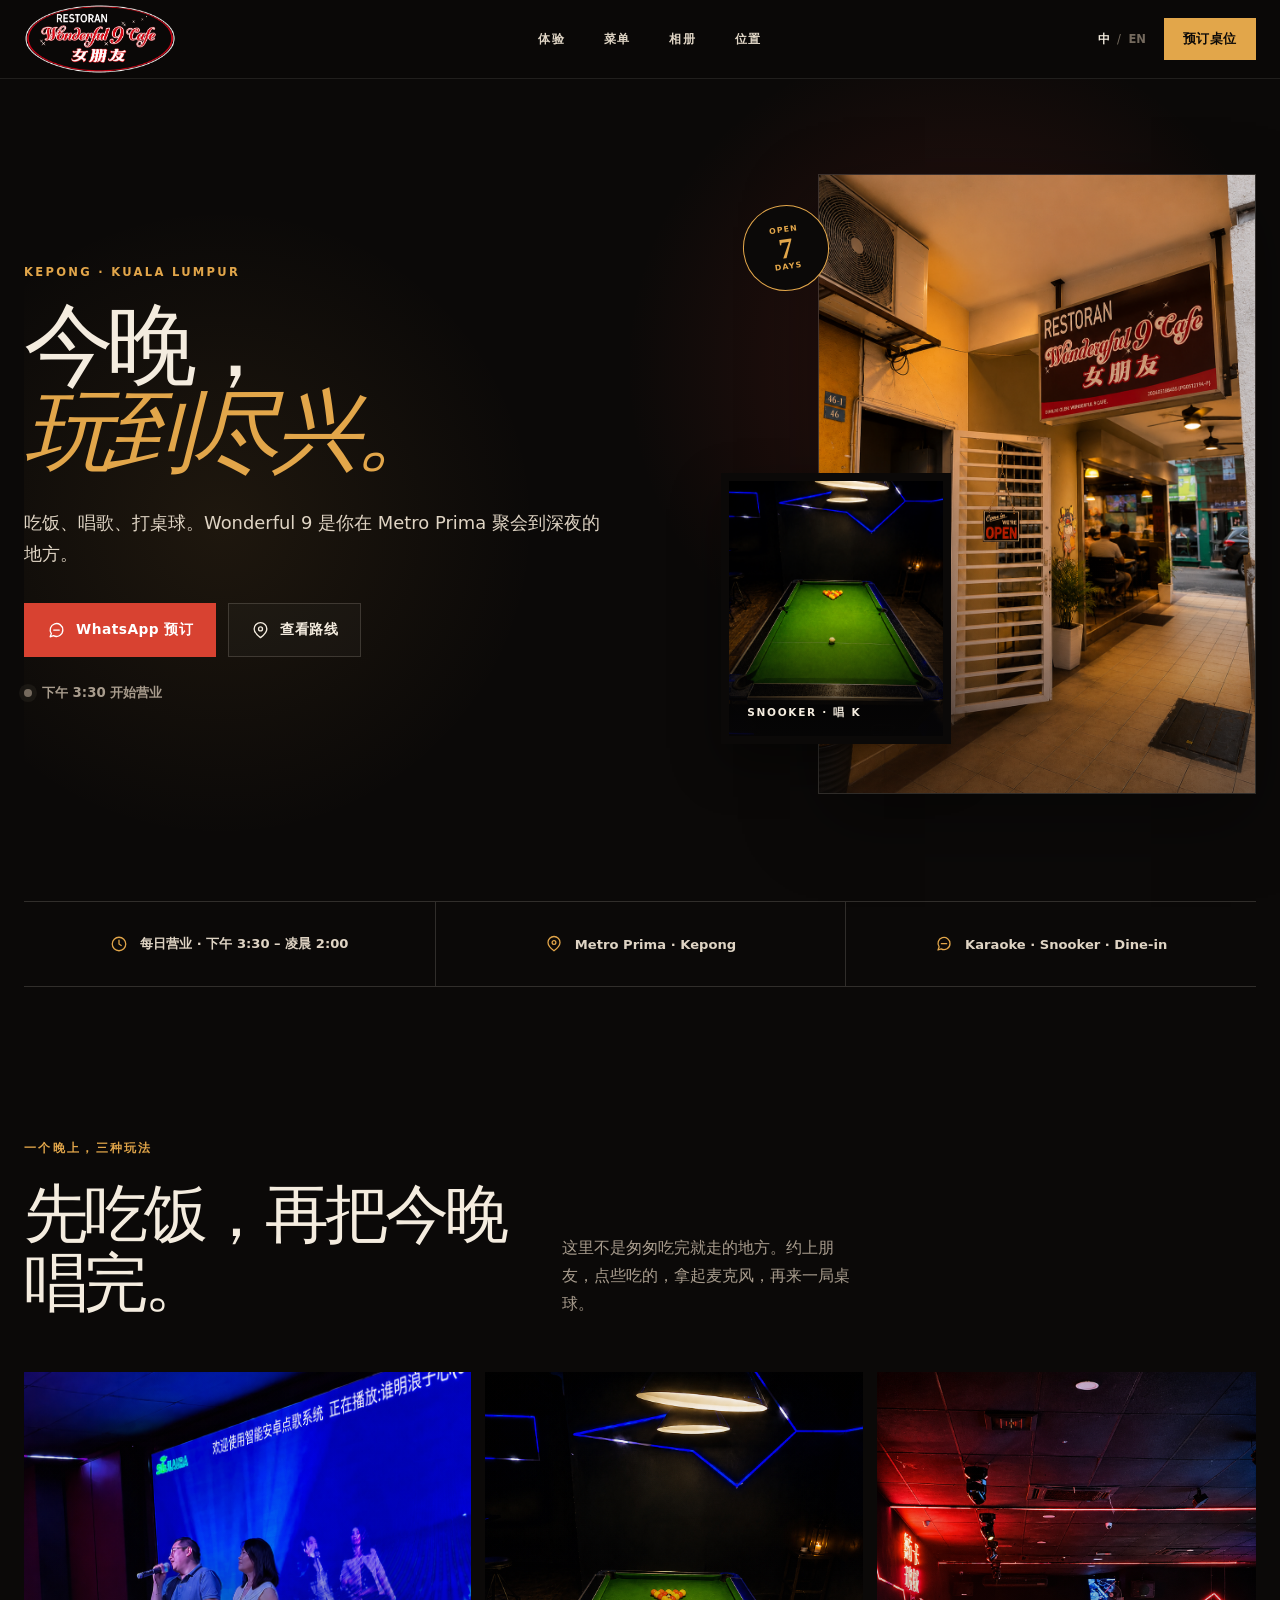
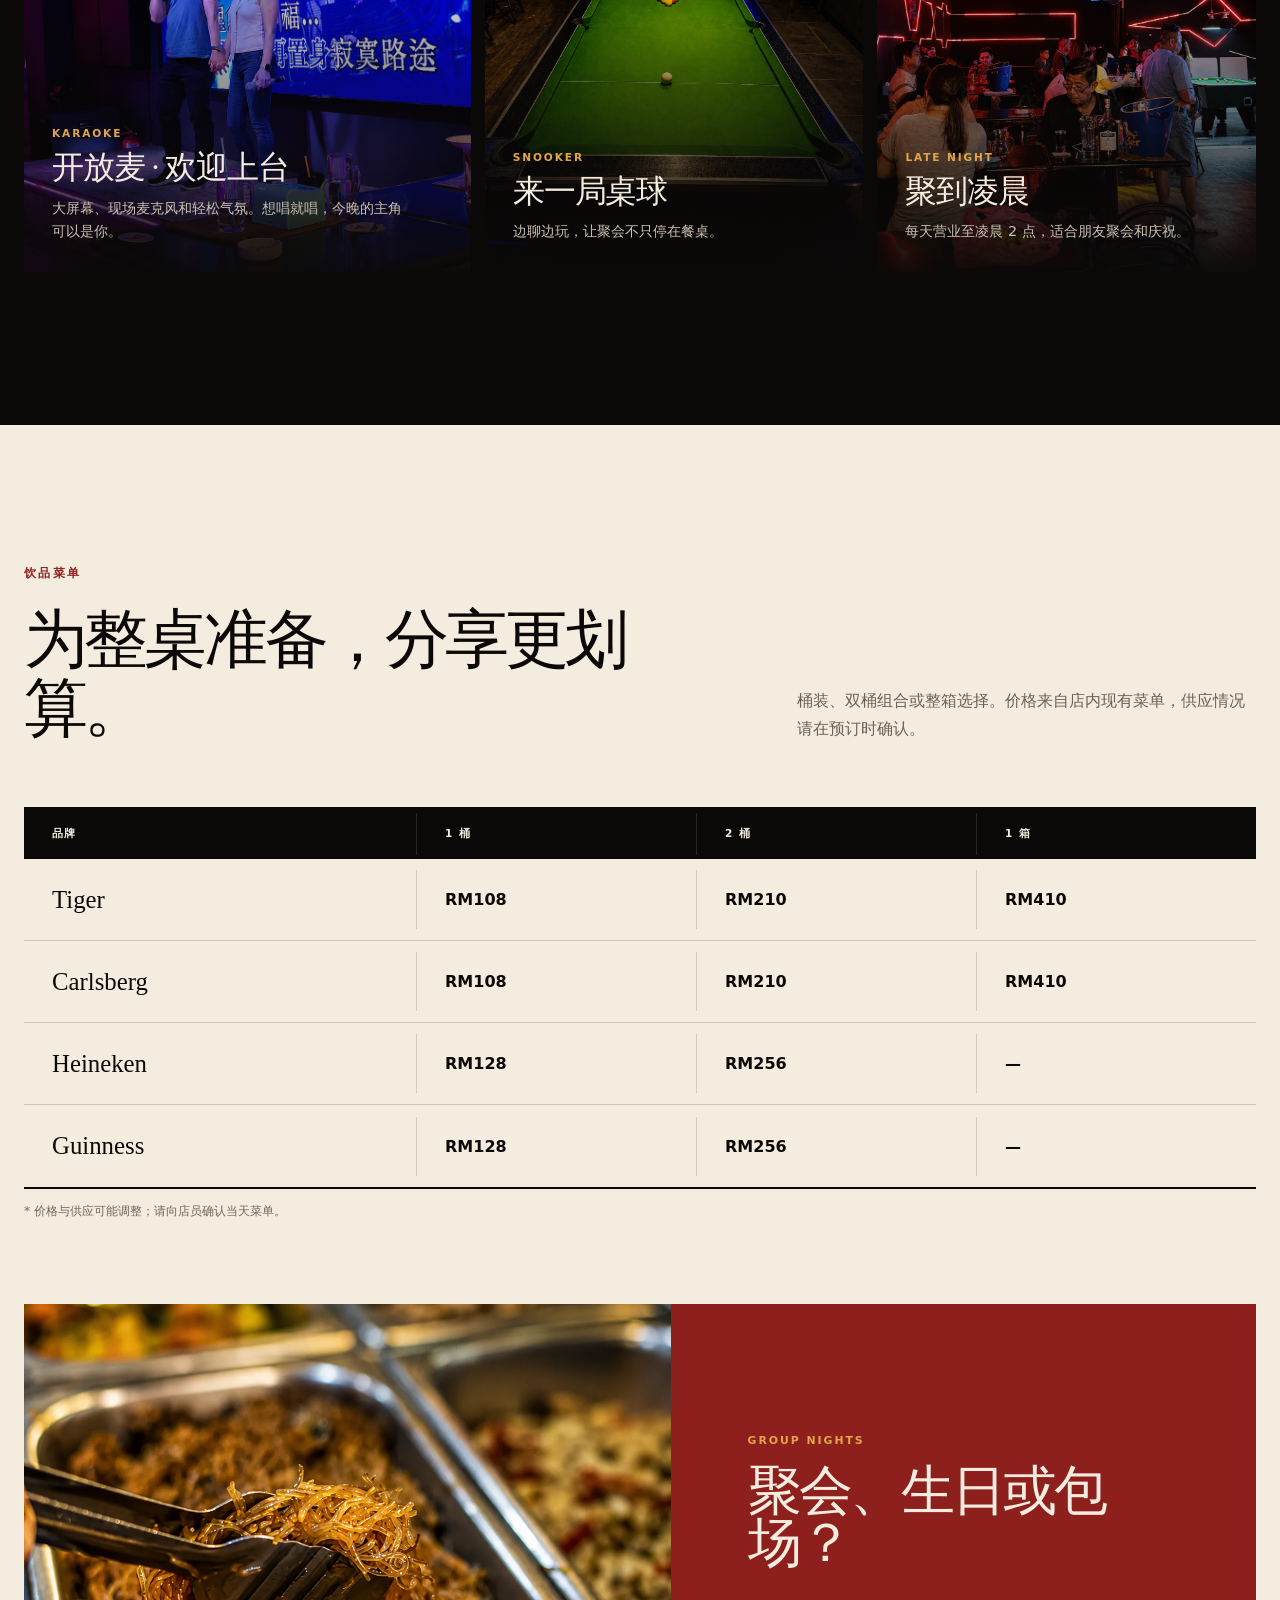
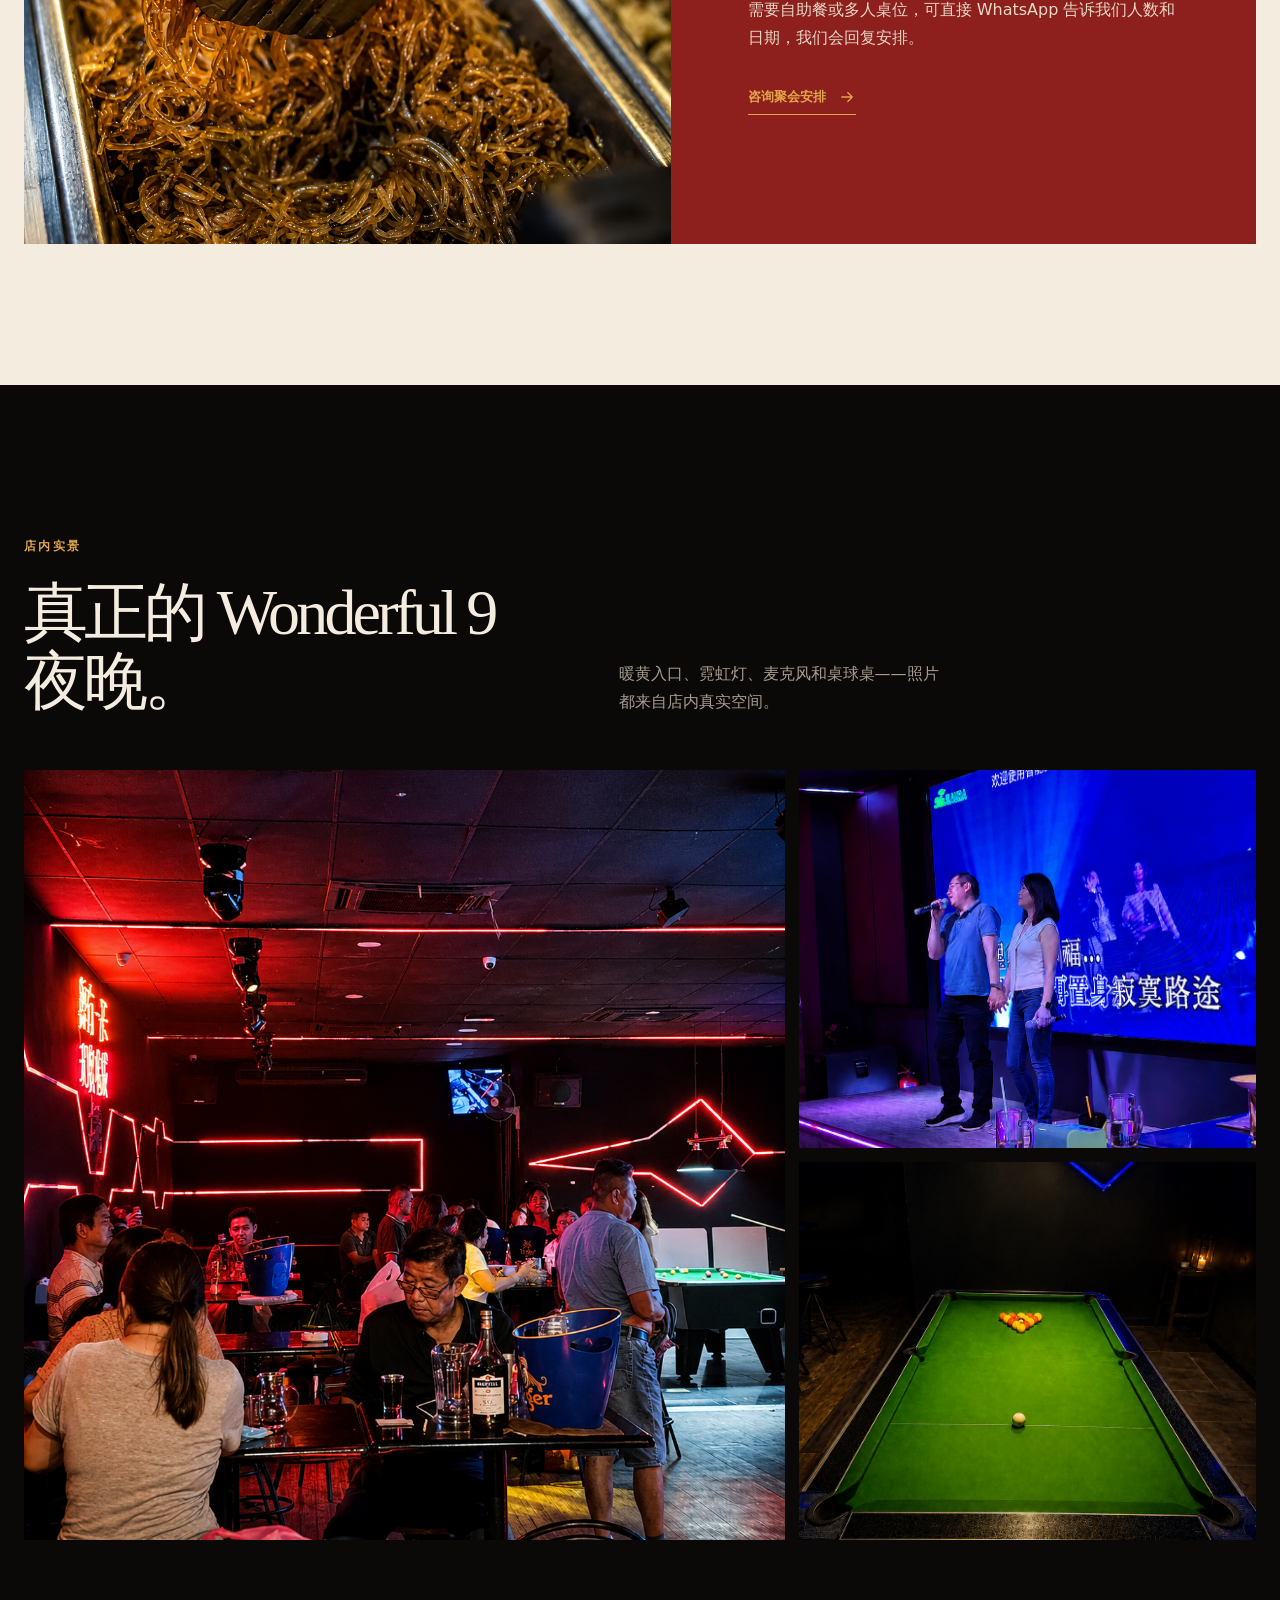
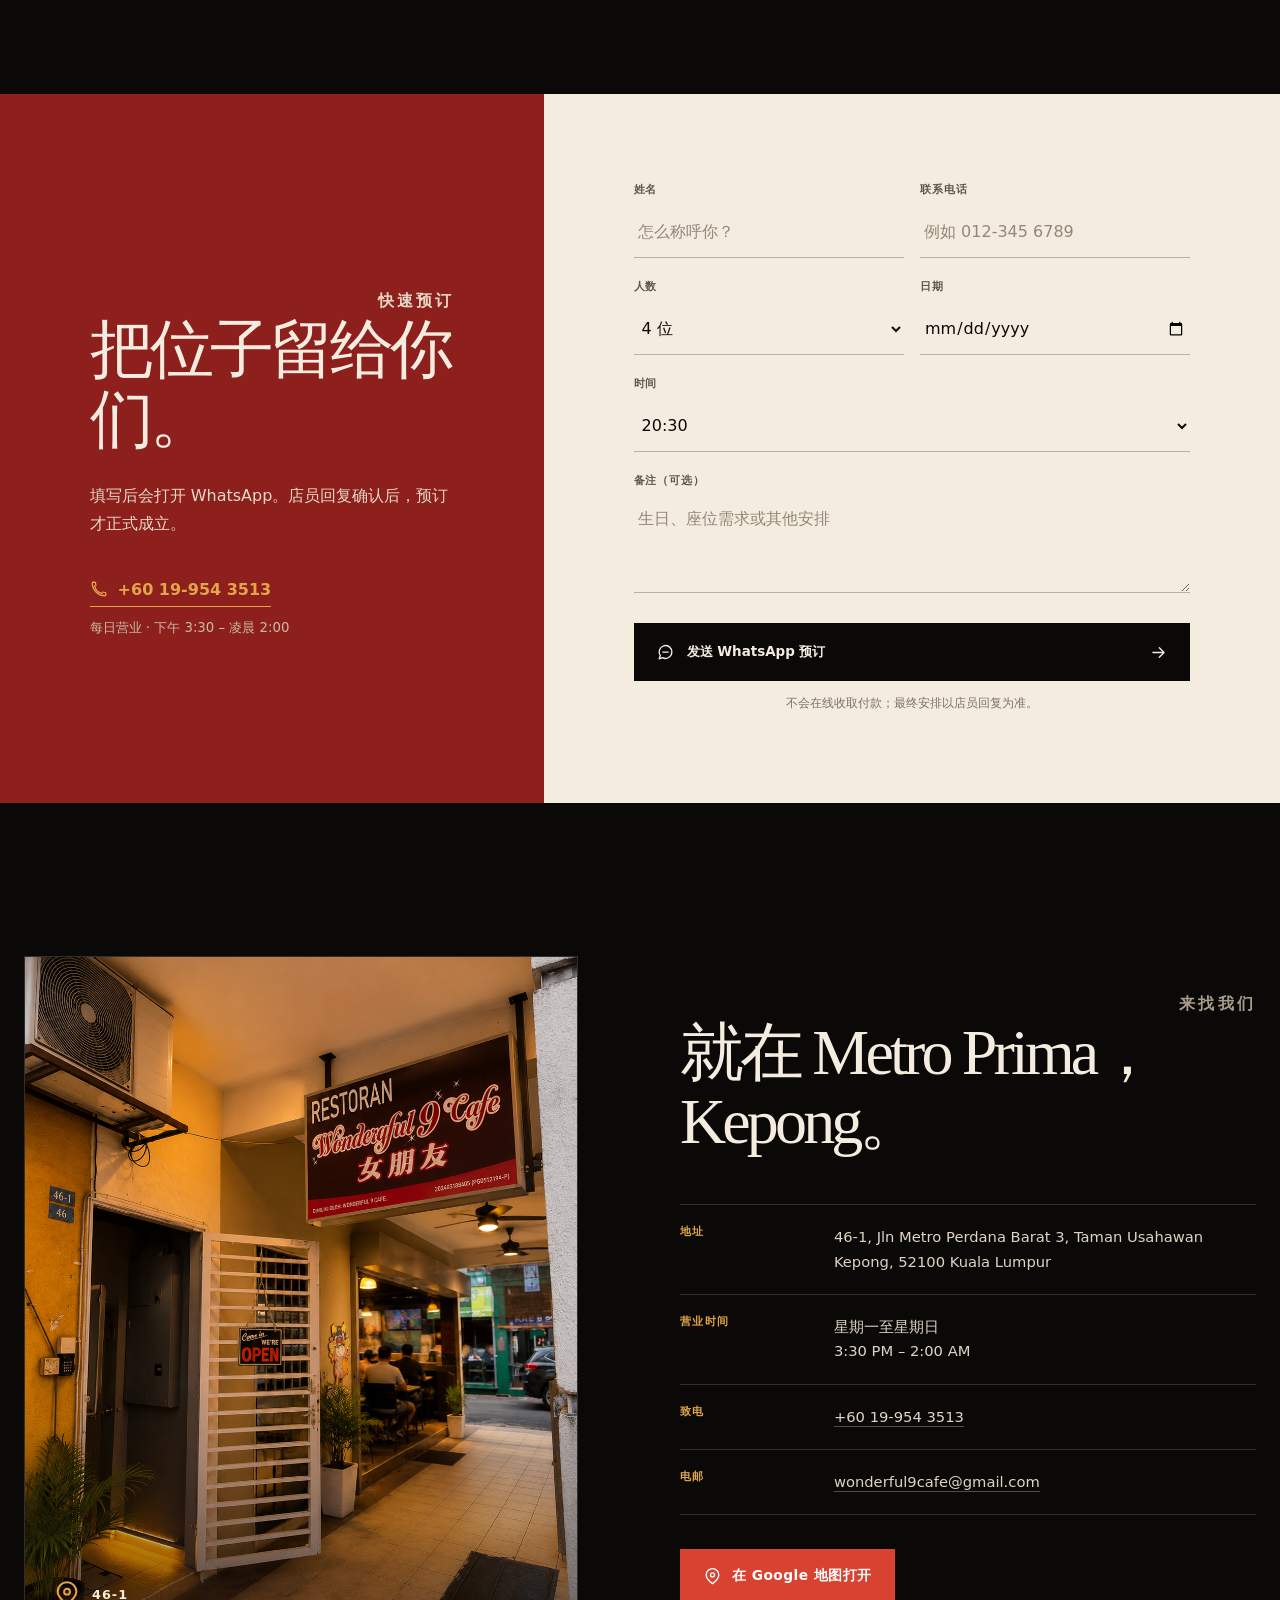
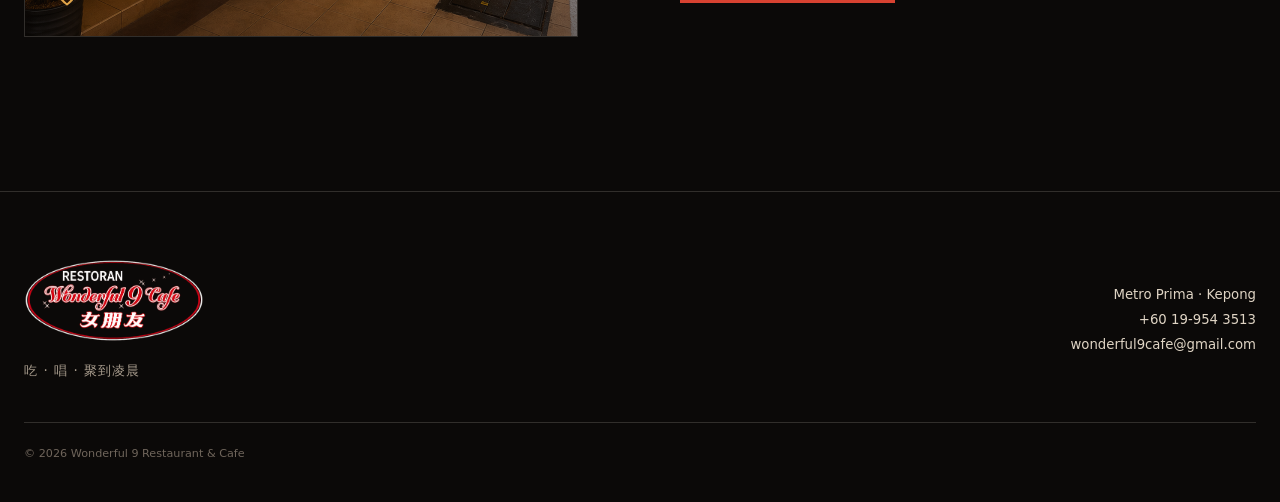
<file: index.html>
<!DOCTYPE html><html lang="zh-Hans"><head><meta charSet="utf-8"/><meta name="viewport" content="width=device-width, initial-scale=1"/><link rel="preload" as="image" href="/images/wonderful-9-logo.png"/><link rel="preload" as="image" href="/images/wonderful-9-storefront.png"/><link rel="stylesheet" href="/_next/static/chunks/0czjofhym743c.css" data-precedence="next"/><link rel="preload" as="script" fetchPriority="low" href="/_next/static/chunks/3zvu3zbpd5fz0.js"/><script src="/_next/static/chunks/1i-a7jerybogr.js" async=""></script><script src="/_next/static/chunks/0j31duekiar6x.js" async=""></script><script src="/_next/static/chunks/turbopack-3b5pqct4ohgm6.js" async=""></script><script src="/_next/static/chunks/1_f_s-p_6rty7.js" async=""></script><script src="/_next/static/chunks/19gtaksibo-25.js" async=""></script><script src="/_next/static/chunks/1o90nn0-t99dz.js" async=""></script><meta name="theme-color" content="#0b0908"/><title>Wonderful 9 Restaurant &amp; Cafe | Kepong</title><meta name="description" content="Late-night dining, karaoke and snooker in Metro Prima, Kepong. Open daily from 3:30 PM to 2:00 AM."/><meta name="application-name" content="Wonderful 9 Restaurant &amp; Cafe"/><meta name="keywords" content="Wonderful 9,Kepong restaurant,Kepong karaoke,Kepong snooker,late night restaurant Kuala Lumpur"/><link rel="canonical" href="https://wonderful9-kepong.zhanghao9548.chatgpt.site"/><meta property="og:title" content="Wonderful 9 Restaurant &amp; Cafe"/><meta property="og:description" content="Eat, sing and stay late in Metro Prima, Kepong."/><meta property="og:locale" content="zh_MY"/><meta property="og:image" content="https://wonderful9-kepong.zhanghao9548.chatgpt.site/images/wonderful-9-storefront.png"/><meta property="og:image:width" content="1086"/><meta property="og:image:height" content="1448"/><meta property="og:image:alt" content="Entrance to Wonderful 9 Restaurant &amp; Cafe in Kepong"/><meta property="og:type" content="website"/><meta name="twitter:card" content="summary_large_image"/><meta name="twitter:title" content="Wonderful 9 Restaurant &amp; Cafe"/><meta name="twitter:description" content="Eat, sing and stay late in Metro Prima, Kepong."/><meta name="twitter:image" content="https://wonderful9-kepong.zhanghao9548.chatgpt.site/images/wonderful-9-storefront.png"/><script src="/_next/static/chunks/0cz1d0mv5g_q7.js" noModule=""></script></head><body><div hidden=""><!--$--><!--/$--></div><script type="application/ld+json">{"@context":"https://schema.org","@type":"Restaurant","name":"Wonderful 9 Restaurant & Cafe","telephone":"+60199543513","email":"wonderful9cafe@gmail.com","address":{"@type":"PostalAddress","streetAddress":"46-1, Jln Metro Perdana Barat 3, Taman Usahawan Kepong","postalCode":"52100","addressLocality":"Kuala Lumpur","addressCountry":"MY"},"geo":{"@type":"GeoCoordinates","latitude":3.2158354,"longitude":101.6394006},"openingHours":"Mo-Su 15:30-02:00","acceptsReservations":true,"sameAs":"https://www.google.com/maps/place/Wonderful+9+Restaurant+%26+Cafe/@3.2158354,101.6368203,17z/data=!3m1!4b1!4m6!3m5!1s0x31cc47c2f6f36f4d:0x526663429a47b53!8m2!3d3.2158354!4d101.6394006!16s%2Fg%2F11ycdkp3qf?entry=ttu&g_ep=EgoyMDI2MDcwOC4wIKXMDSoASAFQAw%3D%3D"}</script><header class="siteHeader"><div class="headerInner"><a class="brand" href="#top" aria-label="Wonderful 9 Restaurant &amp; Cafe"><img alt="Wonderful 9 Restaurant &amp; Cafe" width="958" height="440" decoding="async" data-nimg="1" style="color:transparent" src="/images/wonderful-9-logo.png"/></a><nav class="desktopNav" aria-label="Primary navigation"><a href="#experience">体验</a><a href="#menu">菜单</a><a href="#gallery">相册</a><a href="#visit">位置</a></nav><div class="headerActions"><div class="languageSwitch" aria-label="Language selection"><button type="button" class="active" aria-pressed="true">中</button><span aria-hidden="true">/</span><button type="button" class="" aria-pressed="false">EN</button></div><a class="headerCta" href="#reserve">预订桌位</a><button class="menuButton" type="button" aria-expanded="false" aria-controls="mobile-navigation" aria-label="打开菜单"><svg viewBox="0 0 24 24" aria-hidden="true"><path d="M4 7h16M4 12h16M4 17h16"></path></svg></button></div></div><nav id="mobile-navigation" class="mobileNav " aria-label="Mobile navigation"><a href="#experience">体验<svg viewBox="0 0 24 24" aria-hidden="true"><path d="M5 12h14M13 6l6 6-6 6"></path></svg></a><a href="#menu">菜单<svg viewBox="0 0 24 24" aria-hidden="true"><path d="M5 12h14M13 6l6 6-6 6"></path></svg></a><a href="#gallery">相册<svg viewBox="0 0 24 24" aria-hidden="true"><path d="M5 12h14M13 6l6 6-6 6"></path></svg></a><a href="#visit">位置<svg viewBox="0 0 24 24" aria-hidden="true"><path d="M5 12h14M13 6l6 6-6 6"></path></svg></a><a href="#reserve">预订桌位<svg viewBox="0 0 24 24" aria-hidden="true"><path d="M5 12h14M13 6l6 6-6 6"></path></svg></a></nav></header><main><section class="hero" id="top"><div class="heroGlow" aria-hidden="true"></div><div class="heroContent"><p class="eyebrow">KEPONG · KUALA LUMPUR</p><h1><span>今晚，</span><em>玩到尽兴。</em></h1><p class="heroBody">吃饭、唱歌、打桌球。Wonderful 9 是你在 Metro Prima 聚会到深夜的地方。</p><div class="heroButtons"><a class="button buttonPrimary" href="https://wa.me/60199543513" target="_blank" rel="noreferrer"><svg viewBox="0 0 24 24" aria-hidden="true"><path d="M20 11.5a8 8 0 0 1-11.8 7L4 20l1.5-4.1A8 8 0 1 1 20 11.5Z"></path><path d="M8.5 11.5h7"></path></svg>WhatsApp 预订</a><a class="button buttonGhost" href="https://www.google.com/maps/place/Wonderful+9+Restaurant+%26+Cafe/@3.2158354,101.6368203,17z/data=!3m1!4b1!4m6!3m5!1s0x31cc47c2f6f36f4d:0x526663429a47b53!8m2!3d3.2158354!4d101.6394006!16s%2Fg%2F11ycdkp3qf?entry=ttu&amp;g_ep=EgoyMDI2MDcwOC4wIKXMDSoASAFQAw%3D%3D" target="_blank" rel="noreferrer"><svg viewBox="0 0 24 24" aria-hidden="true"><path d="M20 10c0 5-8 11-8 11S4 15 4 10a8 8 0 1 1 16 0Z"></path><circle cx="12" cy="10" r="2.5"></circle></svg>查看路线</a></div><div class="openStatus" aria-live="polite"><span class="statusDot" aria-hidden="true"></span>每日营业 · 下午 3:30 – 凌晨 2:00</div></div><div class="heroVisual" aria-label="Wonderful 9 venue"><div class="heroPhotoMain"><img alt="Wonderful 9 位于 Kepong 的暖色入口" decoding="async" data-nimg="fill" style="position:absolute;height:100%;width:100%;left:0;top:0;right:0;bottom:0;color:transparent" src="/images/wonderful-9-storefront.png"/></div><div class="heroPhotoInset"><img alt="Wonderful 9 的霓虹桌球桌" loading="lazy" decoding="async" data-nimg="fill" style="position:absolute;height:100%;width:100%;left:0;top:0;right:0;bottom:0;color:transparent" src="/images/open-mic-singer.png"/><span>SNOOKER · 唱 K</span></div><div class="heroStamp" aria-hidden="true"><span>OPEN</span><strong>7</strong><small>DAYS</small></div></div></section><section class="factBar" aria-label="Key venue information"><div><svg viewBox="0 0 24 24" aria-hidden="true"><circle cx="12" cy="12" r="9"></circle><path d="M12 7v5l3 2"></path></svg><span>每日营业 · 下午 3:30 – 凌晨 2:00</span></div><div><svg viewBox="0 0 24 24" aria-hidden="true"><path d="M20 10c0 5-8 11-8 11S4 15 4 10a8 8 0 1 1 16 0Z"></path><circle cx="12" cy="10" r="2.5"></circle></svg><span>Metro Prima · Kepong</span></div><div><svg viewBox="0 0 24 24" aria-hidden="true"><path d="M20 11.5a8 8 0 0 1-11.8 7L4 20l1.5-4.1A8 8 0 1 1 20 11.5Z"></path><path d="M8.5 11.5h7"></path></svg><span>Karaoke · Snooker · Dine-in</span></div></section><section class="experience section" id="experience"><div class="sectionIntro"><p class="sectionLabel">一个晚上，三种玩法</p><h2>先吃饭，再把今晚唱完。</h2><p>这里不是匆匆吃完就走的地方。约上朋友，点些吃的，拿起麦克风，再来一局桌球。</p></div><div class="experienceGrid"><article class="experienceCard"><img alt="Wonderful 9 店内客人在大屏幕前唱歌" loading="lazy" decoding="async" data-nimg="fill" style="position:absolute;height:100%;width:100%;left:0;top:0;right:0;bottom:0;color:transparent" src="/images/open-hours-snooker.png"/><div class="cardShade" aria-hidden="true"></div><div class="cardCopy"><span>KARAOKE</span><h3>开放麦 · 欢迎上台</h3><p>大屏幕、现场麦克风和轻松气氛。想唱就唱，今晚的主角可以是你。</p></div></article><article class="experienceCard"><img alt="Wonderful 9 霓虹灯下的桌球台" loading="lazy" decoding="async" data-nimg="fill" style="position:absolute;height:100%;width:100%;left:0;top:0;right:0;bottom:0;color:transparent" src="/images/open-mic-singer.png"/><div class="cardShade" aria-hidden="true"></div><div class="cardCopy"><span>SNOOKER</span><h3>来一局桌球</h3><p>边聊边玩，让聚会不只停在餐桌。</p></div></article><article class="experienceCard"><img alt="Wonderful 9 晚间聚会气氛" loading="lazy" decoding="async" data-nimg="fill" style="position:absolute;height:100%;width:100%;left:0;top:0;right:0;bottom:0;color:transparent" src="/images/custom-image.jpg.png"/><div class="cardShade" aria-hidden="true"></div><div class="cardCopy"><span>LATE NIGHT</span><h3>聚到凌晨</h3><p>每天营业至凌晨 2 点，适合朋友聚会和庆祝。</p></div></article></div></section><section class="menuSection" id="menu"><div class="menuInner"><div class="menuHeader"><div><p class="sectionLabel dark">饮品菜单</p><h2>为整桌准备，分享更划算。</h2></div><p>桶装、双桶组合或整箱选择。价格来自店内现有菜单，供应情况请在预订时确认。</p></div><div class="menuTableWrap"><div class="menuTable" role="table" aria-label="饮品菜单"><div class="menuRow menuHead" role="row"><span role="columnheader">品牌</span><span role="columnheader">1 桶</span><span role="columnheader">2 桶</span><span role="columnheader">1 箱</span></div><div class="menuRow" role="row"><strong role="cell">Tiger</strong><span role="cell">RM108</span><span role="cell">RM210</span><span role="cell">RM410</span></div><div class="menuRow" role="row"><strong role="cell">Carlsberg</strong><span role="cell">RM108</span><span role="cell">RM210</span><span role="cell">RM410</span></div><div class="menuRow" role="row"><strong role="cell">Heineken</strong><span role="cell">RM128</span><span role="cell">RM256</span><span role="cell">—</span></div><div class="menuRow" role="row"><strong role="cell">Guinness</strong><span role="cell">RM128</span><span role="cell">RM256</span><span role="cell">—</span></div></div></div><p class="menuNote">* 价格与供应可能调整；请向店员确认当天菜单。</p><div class="groupFeature"><div class="groupImage"><img alt="Wonderful 9 聚会自助餐菜品" loading="lazy" decoding="async" data-nimg="fill" style="position:absolute;height:100%;width:100%;left:0;top:0;right:0;bottom:0;color:transparent" src="/images/buffet-pr-event.png"/></div><div class="groupCopy"><p>GROUP NIGHTS</p><h3>聚会、生日或包场？</h3><span>需要自助餐或多人桌位，可直接 WhatsApp 告诉我们人数和日期，我们会回复安排。</span><a href="https://wa.me/60199543513" target="_blank" rel="noreferrer">咨询聚会安排<svg viewBox="0 0 24 24" aria-hidden="true"><path d="M5 12h14M13 6l6 6-6 6"></path></svg></a></div></div></div></section><section class="gallery section" id="gallery"><div class="galleryIntro"><p class="sectionLabel">店内实景</p><h2>真正的 Wonderful 9 夜晚。</h2><p>暖黄入口、霓虹灯、麦克风和桌球桌——照片都来自店内真实空间。</p></div><div class="galleryGrid"><figure class="galleryTall"><img alt="Wonderful 9 热闹的店内聚会" loading="lazy" decoding="async" data-nimg="fill" style="position:absolute;height:100%;width:100%;left:0;top:0;right:0;bottom:0;color:transparent" src="/images/custom-image.jpg.png"/></figure><figure><img alt="客人在 Wonderful 9 唱歌" loading="lazy" decoding="async" data-nimg="fill" style="position:absolute;height:100%;width:100%;left:0;top:0;right:0;bottom:0;color:transparent" src="/images/open-hours-snooker.png"/></figure><figure><img alt="Wonderful 9 的桌球台" loading="lazy" decoding="async" data-nimg="fill" style="position:absolute;height:100%;width:100%;left:0;top:0;right:0;bottom:0;color:transparent" src="/images/open-mic-singer.png"/></figure></div></section><section class="reservation" id="reserve"><div class="reservationPitch"><p class="sectionLabel">快速预订</p><h2>把位子留给你们。</h2><p>填写后会打开 WhatsApp。店员回复确认后，预订才正式成立。</p><div class="reservationContact"><a href="tel:+60199543513"><svg viewBox="0 0 24 24" aria-hidden="true"><path d="M7 3H4a1 1 0 0 0-1 1c0 9.4 7.6 17 17 17a1 1 0 0 0 1-1v-3l-4-1-1.3 2a14 14 0 0 1-9.7-9.7L8 7 7 3Z"></path></svg>+60 19-954 3513</a><span>每日营业 · 下午 3:30 – 凌晨 2:00</span></div></div><form class="bookingForm"><div class="formGrid"><label><span>姓名</span><input type="text" placeholder="怎么称呼你？" autoComplete="name" required="" name="name"/></label><label><span>联系电话</span><input type="tel" placeholder="例如 012-345 6789" autoComplete="tel" inputMode="tel" required="" name="phone"/></label><label><span>人数</span><select name="party" required=""><option value="1">1<!-- --> <!-- -->位</option><option value="2">2<!-- --> <!-- -->位</option><option value="3">3<!-- --> <!-- -->位</option><option value="4" selected="">4<!-- --> <!-- -->位</option><option value="5">5<!-- --> <!-- -->位</option><option value="6">6<!-- --> <!-- -->位</option><option value="7">7<!-- --> <!-- -->位</option><option value="8">8<!-- --> <!-- -->位</option><option value="9">9<!-- --> <!-- -->位</option><option value="10">10<!-- --> <!-- -->位</option><option value="11">11<!-- --> <!-- -->位</option><option value="12">12<!-- --> <!-- -->位</option><option value="12+">12+</option></select></label><label><span>日期</span><input type="date" min="2026-07-14" required="" name="date"/></label><label class="fullWidth"><span>时间</span><select name="time" required=""><option value="15:30">15:30</option><option value="16:30">16:30</option><option value="17:30">17:30</option><option value="18:30">18:30</option><option value="19:30">19:30</option><option value="20:30" selected="">20:30</option><option value="21:30">21:30</option><option value="22:30">22:30</option><option value="23:30">23:30</option><option value="00:30">00:30</option><option value="01:30">01:30</option></select></label><label class="fullWidth"><span>备注（可选）</span><textarea name="note" rows="3" placeholder="生日、座位需求或其他安排"></textarea></label></div><button class="formSubmit" type="submit"><svg viewBox="0 0 24 24" aria-hidden="true"><path d="M20 11.5a8 8 0 0 1-11.8 7L4 20l1.5-4.1A8 8 0 1 1 20 11.5Z"></path><path d="M8.5 11.5h7"></path></svg>发送 WhatsApp 预订<svg viewBox="0 0 24 24" aria-hidden="true"><path d="M5 12h14M13 6l6 6-6 6"></path></svg></button><p class="formNote">不会在线收取付款；最终安排以店员回复为准。</p></form></section><section class="visit section" id="visit"><div class="visitPhoto"><img alt="Wonderful 9 Restaurant &amp; Cafe 的入口" loading="lazy" decoding="async" data-nimg="fill" style="position:absolute;height:100%;width:100%;left:0;top:0;right:0;bottom:0;color:transparent" src="/images/wonderful-9-storefront.png"/><div class="visitPin"><svg viewBox="0 0 24 24" aria-hidden="true"><path d="M20 10c0 5-8 11-8 11S4 15 4 10a8 8 0 1 1 16 0Z"></path><circle cx="12" cy="10" r="2.5"></circle></svg><span>46-1</span></div></div><div class="visitInfo"><p class="sectionLabel">来找我们</p><h2>就在 Metro Prima，Kepong。</h2><dl><div><dt>地址</dt><dd>46-1, Jln Metro Perdana Barat 3, Taman Usahawan Kepong, 52100 Kuala Lumpur</dd></div><div><dt>营业时间</dt><dd>星期一至星期日<br/>3:30 PM – 2:00 AM</dd></div><div><dt>致电</dt><dd><a href="tel:+60199543513">+60 19-954 3513</a></dd></div><div><dt>电邮</dt><dd><a href="mailto:wonderful9cafe@gmail.com">wonderful9cafe@gmail.com</a></dd></div></dl><a class="button buttonPrimary visitButton" href="https://www.google.com/maps/place/Wonderful+9+Restaurant+%26+Cafe/@3.2158354,101.6368203,17z/data=!3m1!4b1!4m6!3m5!1s0x31cc47c2f6f36f4d:0x526663429a47b53!8m2!3d3.2158354!4d101.6394006!16s%2Fg%2F11ycdkp3qf?entry=ttu&amp;g_ep=EgoyMDI2MDcwOC4wIKXMDSoASAFQAw%3D%3D" target="_blank" rel="noreferrer"><svg viewBox="0 0 24 24" aria-hidden="true"><path d="M20 10c0 5-8 11-8 11S4 15 4 10a8 8 0 1 1 16 0Z"></path><circle cx="12" cy="10" r="2.5"></circle></svg>在 Google 地图打开</a></div></section></main><footer><div class="footerInner"><div><img alt="Wonderful 9 Restaurant &amp; Cafe" loading="lazy" width="958" height="440" decoding="async" data-nimg="1" style="color:transparent" src="/images/wonderful-9-logo.png"/><p>吃 · 唱 · 聚到凌晨</p></div><div class="footerLinks"><a href="https://www.google.com/maps/place/Wonderful+9+Restaurant+%26+Cafe/@3.2158354,101.6368203,17z/data=!3m1!4b1!4m6!3m5!1s0x31cc47c2f6f36f4d:0x526663429a47b53!8m2!3d3.2158354!4d101.6394006!16s%2Fg%2F11ycdkp3qf?entry=ttu&amp;g_ep=EgoyMDI2MDcwOC4wIKXMDSoASAFQAw%3D%3D" target="_blank" rel="noreferrer">Metro Prima · Kepong</a><a href="tel:+60199543513">+60 19-954 3513</a><a href="mailto:wonderful9cafe@gmail.com">wonderful9cafe@gmail.com</a></div><p class="copyright">© <!-- -->2026<!-- --> Wonderful 9 Restaurant &amp; Cafe</p></div></footer><div class="mobileActionBar"><a href="tel:+60199543513"><svg viewBox="0 0 24 24" aria-hidden="true"><path d="M7 3H4a1 1 0 0 0-1 1c0 9.4 7.6 17 17 17a1 1 0 0 0 1-1v-3l-4-1-1.3 2a14 14 0 0 1-9.7-9.7L8 7 7 3Z"></path></svg>电话</a><a href="https://wa.me/60199543513" target="_blank" rel="noreferrer"><svg viewBox="0 0 24 24" aria-hidden="true"><path d="M20 11.5a8 8 0 0 1-11.8 7L4 20l1.5-4.1A8 8 0 1 1 20 11.5Z"></path><path d="M8.5 11.5h7"></path></svg>WhatsApp 预订</a></div><!--$--><!--/$--><script src="/_next/static/chunks/3zvu3zbpd5fz0.js" id="_R_" async=""></script><script>(self.__next_f=self.__next_f||[]).push([0])</script><script>self.__next_f.push([1,"1:\"$Sreact.fragment\"\n2:I[59385,[\"/_next/static/chunks/1_f_s-p_6rty7.js\",\"/_next/static/chunks/19gtaksibo-25.js\"],\"default\"]\n3:I[4675,[\"/_next/static/chunks/1_f_s-p_6rty7.js\",\"/_next/static/chunks/19gtaksibo-25.js\"],\"default\"]\n4:I[69298,[\"/_next/static/chunks/1_f_s-p_6rty7.js\",\"/_next/static/chunks/19gtaksibo-25.js\"],\"ClientPageRoot\"]\n5:I[31713,[\"/_next/static/chunks/1_f_s-p_6rty7.js\",\"/_next/static/chunks/19gtaksibo-25.js\",\"/_next/static/chunks/1o90nn0-t99dz.js\"],\"default\"]\n8:I[50129,[\"/_next/static/chunks/1_f_s-p_6rty7.js\",\"/_next/static/chunks/19gtaksibo-25.js\"],\"OutletBoundary\"]\n9:\"$Sreact.suspense\"\nb:I[50129,[\"/_next/static/chunks/1_f_s-p_6rty7.js\",\"/_next/static/chunks/19gtaksibo-25.js\"],\"ViewportBoundary\"]\nd:I[50129,[\"/_next/static/chunks/1_f_s-p_6rty7.js\",\"/_next/static/chunks/19gtaksibo-25.js\"],\"MetadataBoundary\"]\nf:I[96872,[\"/_next/static/chunks/1_f_s-p_6rty7.js\",\"/_next/static/chunks/19gtaksibo-25.js\"],\"default\",1]\n:HL[\"/_next/static/chunks/0czjofhym743c.css\",\"style\"]\n"])</script><script>self.__next_f.push([1,"0:{\"P\":null,\"c\":[\"\",\"\"],\"q\":\"\",\"i\":false,\"f\":[[[\"\",{\"children\":[\"__PAGE__\",{}]},\"$undefined\",\"$undefined\",16],[[\"$\",\"$1\",\"c\",{\"children\":[[[\"$\",\"link\",\"0\",{\"rel\":\"stylesheet\",\"href\":\"/_next/static/chunks/0czjofhym743c.css\",\"precedence\":\"next\",\"crossOrigin\":\"$undefined\",\"nonce\":\"$undefined\"}],[\"$\",\"script\",\"script-0\",{\"src\":\"/_next/static/chunks/1_f_s-p_6rty7.js\",\"async\":true,\"nonce\":\"$undefined\"}],[\"$\",\"script\",\"script-1\",{\"src\":\"/_next/static/chunks/19gtaksibo-25.js\",\"async\":true,\"nonce\":\"$undefined\"}]],[\"$\",\"html\",null,{\"lang\":\"zh-Hans\",\"children\":[\"$\",\"body\",null,{\"children\":[\"$\",\"$L2\",null,{\"parallelRouterKey\":\"children\",\"error\":\"$undefined\",\"errorStyles\":\"$undefined\",\"errorScripts\":\"$undefined\",\"template\":[\"$\",\"$L3\",null,{}],\"templateStyles\":\"$undefined\",\"templateScripts\":\"$undefined\",\"notFound\":[[[\"$\",\"title\",null,{\"children\":\"404: This page could not be found.\"}],[\"$\",\"div\",null,{\"style\":{\"fontFamily\":\"system-ui,\\\"Segoe UI\\\",Roboto,Helvetica,Arial,sans-serif,\\\"Apple Color Emoji\\\",\\\"Segoe UI Emoji\\\"\",\"height\":\"100vh\",\"textAlign\":\"center\",\"display\":\"flex\",\"flexDirection\":\"column\",\"alignItems\":\"center\",\"justifyContent\":\"center\"},\"children\":[\"$\",\"div\",null,{\"children\":[[\"$\",\"style\",null,{\"dangerouslySetInnerHTML\":{\"__html\":\"body{color:#000;background:#fff;margin:0}.next-error-h1{border-right:1px solid rgba(0,0,0,.3)}@media (prefers-color-scheme:dark){body{color:#fff;background:#000}.next-error-h1{border-right:1px solid rgba(255,255,255,.3)}}\"}}],[\"$\",\"h1\",null,{\"className\":\"next-error-h1\",\"style\":{\"display\":\"inline-block\",\"margin\":\"0 20px 0 0\",\"padding\":\"0 23px 0 0\",\"fontSize\":24,\"fontWeight\":500,\"verticalAlign\":\"top\",\"lineHeight\":\"49px\"},\"children\":404}],[\"$\",\"div\",null,{\"style\":{\"display\":\"inline-block\"},\"children\":[\"$\",\"h2\",null,{\"style\":{\"fontSize\":14,\"fontWeight\":400,\"lineHeight\":\"49px\",\"margin\":0},\"children\":\"This page could not be found.\"}]}]]}]}]],[]],\"forbidden\":\"$undefined\",\"unauthorized\":\"$undefined\"}]}]}]]}],{\"children\":[[\"$\",\"$1\",\"c\",{\"children\":[[\"$\",\"$L4\",null,{\"Component\":\"$5\",\"serverProvidedParams\":{\"searchParams\":{},\"params\":{},\"promises\":[\"$@6\",\"$@7\"]}}],[[\"$\",\"script\",\"script-0\",{\"src\":\"/_next/static/chunks/1o90nn0-t99dz.js\",\"async\":true,\"nonce\":\"$undefined\"}]],[\"$\",\"$L8\",null,{\"children\":[\"$\",\"$9\",null,{\"name\":\"Next.MetadataOutlet\",\"children\":\"$@a\"}]}]]}],{},null,false,null]},null,false,null],[\"$\",\"$1\",\"h\",{\"children\":[null,[\"$\",\"$Lb\",null,{\"children\":\"$Lc\"}],[\"$\",\"div\",null,{\"hidden\":true,\"children\":[\"$\",\"$Ld\",null,{\"children\":[\"$\",\"$9\",null,{\"name\":\"Next.Metadata\",\"children\":\"$Le\"}]}]}],null]}],false]],\"m\":\"$undefined\",\"G\":[\"$f\",[[\"$\",\"link\",\"0\",{\"rel\":\"stylesheet\",\"href\":\"/_next/static/chunks/0czjofhym743c.css\",\"precedence\":\"next\",\"crossOrigin\":\"$undefined\",\"nonce\":\"$undefined\"}]]],\"S\":true,\"h\":null,\"s\":\"$undefined\",\"l\":\"$undefined\",\"p\":\"$undefined\",\"d\":\"$undefined\",\"b\":\"IhyfWecvZey_wEgv-MLng\"}\n"])</script><script>self.__next_f.push([1,"6:{}\n7:\"$0:f:0:1:1:children:0:props:children:0:props:serverProvidedParams:params\"\n"])</script><script>self.__next_f.push([1,"c:[[\"$\",\"meta\",\"0\",{\"charSet\":\"utf-8\"}],[\"$\",\"meta\",\"1\",{\"name\":\"viewport\",\"content\":\"width=device-width, initial-scale=1\"}],[\"$\",\"meta\",\"2\",{\"name\":\"theme-color\",\"content\":\"#0b0908\"}]]\n"])</script><script>self.__next_f.push([1,"a:null\n"])</script><script>self.__next_f.push([1,"e:[[\"$\",\"title\",\"0\",{\"children\":\"Wonderful 9 Restaurant \u0026 Cafe | Kepong\"}],[\"$\",\"meta\",\"1\",{\"name\":\"description\",\"content\":\"Late-night dining, karaoke and snooker in Metro Prima, Kepong. Open daily from 3:30 PM to 2:00 AM.\"}],[\"$\",\"meta\",\"2\",{\"name\":\"application-name\",\"content\":\"Wonderful 9 Restaurant \u0026 Cafe\"}],[\"$\",\"meta\",\"3\",{\"name\":\"keywords\",\"content\":\"Wonderful 9,Kepong restaurant,Kepong karaoke,Kepong snooker,late night restaurant Kuala Lumpur\"}],[\"$\",\"link\",\"4\",{\"rel\":\"canonical\",\"href\":\"https://wonderful9-kepong.zhanghao9548.chatgpt.site\"}],[\"$\",\"meta\",\"5\",{\"property\":\"og:title\",\"content\":\"Wonderful 9 Restaurant \u0026 Cafe\"}],[\"$\",\"meta\",\"6\",{\"property\":\"og:description\",\"content\":\"Eat, sing and stay late in Metro Prima, Kepong.\"}],[\"$\",\"meta\",\"7\",{\"property\":\"og:locale\",\"content\":\"zh_MY\"}],[\"$\",\"meta\",\"8\",{\"property\":\"og:image\",\"content\":\"https://wonderful9-kepong.zhanghao9548.chatgpt.site/images/wonderful-9-storefront.png\"}],[\"$\",\"meta\",\"9\",{\"property\":\"og:image:width\",\"content\":\"1086\"}],[\"$\",\"meta\",\"10\",{\"property\":\"og:image:height\",\"content\":\"1448\"}],[\"$\",\"meta\",\"11\",{\"property\":\"og:image:alt\",\"content\":\"Entrance to Wonderful 9 Restaurant \u0026 Cafe in Kepong\"}],[\"$\",\"meta\",\"12\",{\"property\":\"og:type\",\"content\":\"website\"}],[\"$\",\"meta\",\"13\",{\"name\":\"twitter:card\",\"content\":\"summary_large_image\"}],[\"$\",\"meta\",\"14\",{\"name\":\"twitter:title\",\"content\":\"Wonderful 9 Restaurant \u0026 Cafe\"}],[\"$\",\"meta\",\"15\",{\"name\":\"twitter:description\",\"content\":\"Eat, sing and stay late in Metro Prima, Kepong.\"}],[\"$\",\"meta\",\"16\",{\"name\":\"twitter:image\",\"content\":\"https://wonderful9-kepong.zhanghao9548.chatgpt.site/images/wonderful-9-storefront.png\"}]]\n"])</script></body></html>
</file>
<file: _next/static/chunks/0czjofhym743c.css>
:root{--black:#0b0908;--black-soft:#120f0d;--panel:#18130f;--panel-raised:#201914;--cream:#f4ecdf;--cream-soft:#dfd4c4;--muted:#a89c8d;--line:#f4ecdf29;--red:#d84231;--red-deep:#8d1f1d;--amber:#e2a64a;--green:#6cd17d;--shadow:0 28px 70px #00000057;--max-width:1240px}*{box-sizing:border-box}html{scroll-behavior:smooth;background:var(--black)}body{background:var(--black);color:var(--cream);-webkit-font-smoothing:antialiased;text-rendering:optimizelegibility;margin:0;font-family:Inter,ui-sans-serif,system-ui,-apple-system,BlinkMacSystemFont,Segoe UI,PingFang SC,Microsoft YaHei,sans-serif;overflow-x:hidden}body::selection{color:var(--black);background:var(--amber)}a{color:inherit;text-decoration:none}button,input,select,textarea{font:inherit}button,a{-webkit-tap-highlight-color:transparent}img{max-width:100%}svg{fill:none;stroke:currentColor;stroke-linecap:round;stroke-linejoin:round;stroke-width:1.7px;display:block}:focus-visible{outline:2px solid var(--amber);outline-offset:4px}.siteHeader{z-index:100;-webkit-backdrop-filter:blur(18px);backdrop-filter:blur(18px);background:#0b0908e6;border-bottom:1px solid #f4ecdf1a;position:sticky;top:0}.headerInner{width:min(calc(100% - 48px), var(--max-width));grid-template-columns:180px 1fr auto;align-items:center;gap:28px;min-height:78px;margin:0 auto;display:grid}.brand{width:152px;display:block}.brand img{width:100%;height:auto;display:block}.desktopNav{justify-content:center;align-items:center;gap:clamp(24px,3vw,44px);display:flex}.desktopNav a{color:var(--cream-soft);letter-spacing:.12em;text-transform:uppercase;font-size:.78rem;font-weight:700;transition:color .18s}.desktopNav a:hover{color:var(--amber)}.headerActions{align-items:center;gap:16px;display:flex}.languageSwitch{color:#756a5e;letter-spacing:.05em;align-items:center;gap:5px;font-size:.72rem;display:flex}.languageSwitch button{color:#756a5e;cursor:pointer;background:0 0;border:0;padding:6px 2px;font-weight:800}.languageSwitch button.active,.languageSwitch button:hover{color:var(--cream)}.headerCta{border:1px solid var(--amber);background:var(--amber);min-height:42px;color:var(--black);letter-spacing:.04em;justify-content:center;align-items:center;padding:0 18px;font-size:.79rem;font-weight:850;transition:transform .18s,background .18s;display:inline-flex}.headerCta:hover{background:#f0ba61;transform:translateY(-2px)}.menuButton{border:1px solid var(--line);width:42px;height:42px;color:var(--cream);cursor:pointer;background:0 0;place-items:center;padding:0;display:none}.menuButton svg{width:20px;height:20px}.mobileNav{display:none}.hero{width:min(calc(100% - 48px), var(--max-width));isolation:isolate;grid-template-columns:minmax(0,1fr) minmax(420px,.88fr);align-items:center;gap:clamp(48px,7vw,100px);min-height:calc(100svh - 78px);margin:0 auto;padding:clamp(56px,7vw,94px) 0 clamp(64px,8vw,108px);display:grid;position:relative}.heroGlow{z-index:-1;pointer-events:none;background:radial-gradient(circle at 76% 35%,#d842312e,#0000 31%),radial-gradient(circle at 16% 54%,#e2a64a17,#0000 28%);position:absolute;inset:0}.eyebrow,.sectionLabel{color:var(--amber);letter-spacing:.2em;text-transform:uppercase;margin:0 0 24px;font-size:.72rem;font-weight:850}.hero h1{letter-spacing:-.065em;max-width:760px;margin:0;font-family:Georgia,Times New Roman,Songti SC,serif;font-size:clamp(3.8rem,7.1vw,7.1rem);font-weight:500;line-height:.88}.hero h1 span,.hero h1 em{display:block}.hero h1 em{color:var(--amber);font-weight:500}html[lang=zh-Hans] .hero h1{letter-spacing:-.08em;font-family:Songti SC,STSong,Georgia,serif;font-size:clamp(4rem,7vw,7.2rem);line-height:.96}.heroBody{max-width:590px;color:var(--cream-soft);margin:32px 0 0;font-size:clamp(1rem,1.4vw,1.18rem);line-height:1.75}.heroButtons{flex-wrap:wrap;gap:12px;margin-top:34px;display:flex}.button{letter-spacing:.035em;border:1px solid #0000;justify-content:center;align-items:center;gap:10px;min-height:54px;padding:0 22px;font-size:.86rem;font-weight:850;transition:transform .18s,color .18s,background .18s,border-color .18s;display:inline-flex}.button svg{width:19px;height:19px}.button:hover{transform:translateY(-2px)}.buttonPrimary{background:var(--red);color:#fff}.buttonPrimary:hover{background:#eb503e}.buttonGhost{border-color:var(--line);color:var(--cream);background:#ffffff06}.buttonGhost:hover{border-color:var(--amber);color:var(--amber)}.openStatus{color:var(--muted);align-items:center;gap:10px;margin-top:27px;font-size:.83rem;font-weight:700;display:flex}.statusDot{background:#756a5e;border-radius:50%;flex:none;width:8px;height:8px;box-shadow:0 0 0 5px #756a5e1f}.statusDot.open{background:var(--green);box-shadow:0 0 0 5px #6cd17d1f}.heroVisual{min-height:620px;position:relative}.heroPhotoMain{width:82%;height:100%;min-height:620px;box-shadow:var(--shadow);border:1px solid #f4ecdf29;margin-left:auto;position:relative;overflow:hidden}.heroPhotoMain:after,.visitPhoto:after{content:"";pointer-events:none;background:linear-gradient(#0000 62%,#0b09087a);position:absolute;inset:0}.heroPhotoMain img,.heroPhotoInset img,.experienceCard img,.groupImage img,.galleryGrid img,.visitPhoto img{object-fit:cover}.heroPhotoMain img{object-position:55% center}.heroPhotoInset{aspect-ratio:1/1.18;z-index:2;border:8px solid var(--black);width:43%;position:absolute;bottom:8%;left:0;overflow:hidden;box-shadow:0 20px 45px #0006}.heroPhotoInset:after{content:"";background:linear-gradient(#0000 56%,#070606d6);position:absolute;inset:0}.heroPhotoInset span{z-index:2;letter-spacing:.16em;font-size:.66rem;font-weight:900;position:absolute;bottom:16px;left:18px;right:18px}.heroStamp{z-index:3;border:1px solid var(--amber);background:var(--black);width:86px;height:86px;color:var(--amber);text-align:center;border-radius:50%;place-content:center;display:grid;position:absolute;top:5%;left:4%;transform:rotate(-8deg)}.heroStamp span,.heroStamp small{letter-spacing:.15em;font-size:.49rem;font-weight:900}.heroStamp strong{font-family:Georgia,serif;font-size:1.8rem;line-height:1}.factBar{width:min(calc(100% - 48px), var(--max-width));border-top:1px solid var(--line);border-bottom:1px solid var(--line);grid-template-columns:repeat(3,1fr);align-items:stretch;min-height:86px;margin:0 auto;display:grid}.factBar>div{color:var(--cream-soft);text-align:center;justify-content:center;align-items:center;gap:12px;padding:24px 28px;font-size:.82rem;font-weight:750;display:flex}.factBar>div+div{border-left:1px solid var(--line)}.factBar svg{width:18px;height:18px;color:var(--amber);flex:none}.section{width:min(calc(100% - 48px), var(--max-width));margin:0 auto;padding:clamp(92px,12vw,160px) 0}.sectionIntro{grid-template-columns:minmax(0,1fr) minmax(260px,.62fr);column-gap:52px;max-width:840px;margin-bottom:54px;display:grid}.sectionIntro .sectionLabel{grid-column:1/-1}.sectionIntro h2,.galleryIntro h2,.menuHeader h2,.reservation h2,.visitInfo h2{letter-spacing:-.055em;margin:0;font-family:Georgia,Times New Roman,Songti SC,serif;font-size:clamp(2.8rem,5vw,5.4rem);font-weight:500;line-height:.98}html[lang=zh-Hans] .sectionIntro h2,html[lang=zh-Hans] .galleryIntro h2,html[lang=zh-Hans] .menuHeader h2,html[lang=zh-Hans] .reservation h2,html[lang=zh-Hans] .visitInfo h2{letter-spacing:-.06em;font-family:Songti SC,STSong,Georgia,serif;line-height:1.08}.sectionIntro>p:last-child,.galleryIntro>p:last-child,.menuHeader>p,.reservationPitch>p,.visitInfo>p{color:var(--muted);align-self:end;margin:0;font-size:1rem;line-height:1.75}.experienceGrid{grid-template-columns:1.18fr 1fr 1fr;gap:14px;display:grid}.experienceCard{background:var(--panel);min-height:500px;position:relative;overflow:hidden}.experienceCard img{transition:transform .7s cubic-bezier(.22,1,.36,1)}.experienceCard:hover img{transform:scale(1.035)}.cardShade{background:linear-gradient(#0b09080a 35%,#0b0908f5 100%);position:absolute;inset:0}.cardCopy{z-index:2;position:absolute;inset:auto 28px 28px}.cardCopy>span{color:var(--amber);letter-spacing:.18em;font-size:.66rem;font-weight:900}.cardCopy h3{letter-spacing:-.035em;margin:10px 0 12px;font-family:Georgia,Times New Roman,Songti SC,serif;font-size:clamp(1.6rem,2.5vw,2.4rem);font-weight:500;line-height:1.06}.cardCopy p{color:#cbc1b4;max-width:360px;margin:0;font-size:.9rem;line-height:1.62}.menuSection{background:var(--cream);color:var(--black)}.menuInner{width:min(calc(100% - 48px), var(--max-width));margin:0 auto;padding:clamp(86px,11vw,144px) 0}.sectionLabel.dark{color:var(--red-deep)}.menuHeader{grid-template-columns:minmax(0,1.1fr) minmax(280px,.72fr);align-items:end;gap:72px;display:grid}.menuHeader h2{max-width:780px}.menuHeader>p{color:#6c6257}.menuTableWrap{border-top:2px solid var(--black);border-bottom:2px solid var(--black);margin-top:64px;overflow-x:auto}.menuTable{min-width:680px}.menuRow{border-bottom:1px solid #0b09082e;grid-template-columns:1.4fr repeat(3,1fr);align-items:center;min-height:82px;display:grid}.menuRow:last-child{border-bottom:0}.menuRow>*{padding:20px 28px}.menuRow>*+*{border-left:1px solid #0b090824}.menuRow strong{font-family:Georgia,Times New Roman,serif;font-size:1.55rem;font-weight:500}.menuRow span:not(:first-child){font-size:1rem;font-weight:850}.menuHead{background:var(--black);min-height:50px;color:var(--cream)}.menuHead>*{letter-spacing:.13em;text-transform:uppercase;padding-top:14px;padding-bottom:14px;border-color:#ffffff1f!important;font-size:.66rem!important;font-weight:850!important}.menuNote{color:#71665a;margin:14px 0 0;font-size:.77rem}.groupFeature{background:var(--red-deep);min-height:540px;color:var(--cream);grid-template-columns:1.05fr .95fr;margin-top:84px;display:grid}.groupImage{min-height:540px;position:relative;overflow:hidden}.groupImage img{transition:transform .7s}.groupFeature:hover .groupImage img{transform:scale(1.025)}.groupCopy{flex-direction:column;justify-content:center;padding:clamp(44px,6vw,82px);display:flex}.groupCopy>p{color:var(--amber);letter-spacing:.18em;margin:0 0 18px;font-size:.68rem;font-weight:900}.groupCopy h3{letter-spacing:-.055em;margin:0;font-family:Georgia,Times New Roman,Songti SC,serif;font-size:clamp(2.5rem,4.2vw,4.7rem);font-weight:500;line-height:.98}.groupCopy>span{color:#e7d8c6;margin-top:26px;line-height:1.75}.groupCopy a{border-bottom:1px solid var(--amber);width:fit-content;color:var(--amber);align-items:center;gap:12px;margin-top:36px;padding-bottom:8px;font-size:.83rem;font-weight:850;display:flex}.groupCopy a svg{width:18px;height:18px;transition:transform .18s}.groupCopy a:hover svg{transform:translate(4px)}.galleryIntro{grid-template-columns:minmax(0,1fr) minmax(280px,.6fr);column-gap:52px;max-width:920px;margin-bottom:54px;display:grid}.galleryIntro .sectionLabel{grid-column:1/-1}.galleryGrid{grid-template-rows:repeat(2,minmax(300px,42vh));grid-template-columns:1.25fr .75fr;gap:14px;display:grid}.galleryGrid figure{background:var(--panel);min-width:0;min-height:0;margin:0;position:relative;overflow:hidden}.galleryGrid .galleryTall{grid-row:1/3}.galleryGrid figure img{transition:transform .7s}.galleryGrid figure:hover img{transform:scale(1.025)}.reservation{background:var(--red-deep);grid-template-columns:minmax(0,.85fr) minmax(520px,1.15fr);display:grid}.reservationPitch{flex-direction:column;justify-content:center;padding:clamp(72px,9vw,128px) clamp(34px,7vw,112px);display:flex}.reservationPitch h2{max-width:640px}.reservationPitch>p{color:#e7d8c6;max-width:540px;margin-top:28px}.reservationContact{flex-direction:column;align-items:flex-start;gap:12px;margin-top:42px;display:flex}.reservationContact a{border-bottom:1px solid var(--amber);color:var(--amber);align-items:center;gap:10px;padding-bottom:7px;font-weight:850;display:flex}.reservationContact svg{width:18px;height:18px}.reservationContact span{color:#cbb9a5;font-size:.83rem}.bookingForm{background:var(--cream);color:var(--black);padding:clamp(58px,7vw,104px)}.formGrid{grid-template-columns:repeat(2,minmax(0,1fr));gap:22px 16px;display:grid}.formGrid label{flex-direction:column;gap:9px;min-width:0;display:flex}.formGrid label>span{color:#5f554b;letter-spacing:.08em;text-transform:uppercase;font-size:.68rem;font-weight:850}.formGrid input,.formGrid select,.formGrid textarea{width:100%;min-height:52px;color:var(--black);background:0 0;border:0;border-bottom:1px solid #0b090842;border-radius:0;outline:0;transition:border-color .18s,background .18s}.formGrid input,.formGrid select{padding:0 4px}.formGrid textarea{resize:vertical;min-height:96px;padding:12px 4px}.formGrid input::placeholder,.formGrid textarea::placeholder{color:#938779}.formGrid input:focus,.formGrid select:focus,.formGrid textarea:focus{border-color:var(--red);background:#d8423106}.fullWidth{grid-column:1/-1}.formSubmit{background:var(--black);width:100%;min-height:58px;color:var(--cream);cursor:pointer;border:0;justify-content:center;align-items:center;gap:12px;margin-top:30px;padding:0 22px;font-size:.84rem;font-weight:850;transition:background .18s,transform .18s;display:flex}.formSubmit:hover{background:var(--red);transform:translateY(-2px)}.formSubmit svg{width:19px;height:19px}.formSubmit svg:last-child{margin-left:auto}.formNote{color:#7d7165;text-align:center;margin:14px 0 0;font-size:.74rem;line-height:1.5}.visit{grid-template-columns:.98fr 1.02fr;align-items:stretch;gap:clamp(54px,8vw,104px);display:grid}.visitPhoto{border:1px solid var(--line);min-height:680px;position:relative;overflow:hidden}.visitPin{z-index:2;color:var(--cream);letter-spacing:.08em;align-items:center;gap:11px;font-size:.8rem;font-weight:850;display:flex;position:absolute;bottom:28px;left:28px}.visitPin svg{width:28px;height:28px;color:var(--amber)}.visitInfo{flex-direction:column;justify-content:center;padding:34px 0;display:flex}.visitInfo>p{max-width:580px}.visitInfo dl{margin:48px 0 0}.visitInfo dl>div{border-top:1px solid var(--line);grid-template-columns:130px 1fr;gap:24px;padding:20px 0;display:grid}.visitInfo dl>div:last-child{border-bottom:1px solid var(--line)}.visitInfo dt{color:var(--amber);letter-spacing:.12em;text-transform:uppercase;font-size:.68rem;font-weight:850}.visitInfo dd{color:var(--cream-soft);margin:0;font-size:.92rem;line-height:1.65}.visitInfo dd a{text-underline-offset:4px;-webkit-text-decoration:underline #f4ecdf4d;text-decoration:underline #f4ecdf4d}.visitInfo dd a:hover{color:var(--amber)}.visitButton{width:fit-content;margin-top:34px}footer{border-top:1px solid var(--line)}.footerInner{width:min(calc(100% - 48px), var(--max-width));grid-template-columns:1fr auto;align-content:center;gap:42px;min-height:310px;margin:0 auto;padding:64px 0 38px;display:grid}.footerInner>div:first-child img{width:180px;height:auto}.footerInner>div:first-child p{color:var(--muted);letter-spacing:.08em;margin:16px 0 0;font-size:.84rem}.footerLinks{color:var(--cream-soft);flex-direction:column;justify-content:center;align-items:flex-end;gap:10px;font-size:.83rem;display:flex}.footerLinks a:hover{color:var(--amber)}.copyright{border-top:1px solid var(--line);color:#6f655b;grid-column:1/-1;margin:0;padding-top:24px;font-size:.7rem}.mobileActionBar{display:none}@media (max-width:1080px){.hero{grid-template-columns:minmax(0,1fr) minmax(370px,.82fr);gap:48px}.heroVisual,.heroPhotoMain{min-height:560px}.experienceGrid{grid-template-columns:1.1fr 1fr}.experienceCard:last-child{grid-column:1/-1;min-height:420px}.experienceCard:last-child .cardCopy{max-width:480px}.reservation{grid-template-columns:.8fr 1.2fr}.reservationPitch,.bookingForm{padding-left:48px;padding-right:48px}}@media (max-width:860px){.headerInner{width:min(calc(100% - 32px), var(--max-width));grid-template-columns:1fr auto;min-height:70px}.brand{width:132px}.desktopNav,.headerCta{display:none}.headerActions{gap:12px}.menuButton{display:grid}.mobileNav{opacity:0;max-height:0;padding:0 16px;transition:max-height .26s,opacity .2s,padding .26s;display:grid;overflow:hidden}.mobileNav.open{opacity:1;max-height:420px;padding-top:10px;padding-bottom:18px}.mobileNav a{border-bottom:1px solid var(--line);min-height:52px;color:var(--cream-soft);justify-content:space-between;align-items:center;padding:0 6px;font-size:.88rem;font-weight:800;display:flex}.mobileNav svg{width:18px;height:18px;color:var(--amber)}.hero{width:min(calc(100% - 32px), var(--max-width));grid-template-columns:1fr;gap:58px;min-height:auto;padding:72px 0 92px}.heroContent{max-width:720px}.hero h1{font-size:clamp(4rem,12vw,6.8rem)}html[lang=zh-Hans] .hero h1{font-size:clamp(4rem,13vw,7rem)}.heroVisual{min-height:690px}.heroPhotoMain{width:80%;min-height:690px}.heroPhotoInset{width:42%}.factBar{width:min(calc(100% - 32px), var(--max-width));grid-template-columns:1fr}.factBar>div{text-align:left;justify-content:flex-start}.factBar>div+div{border-top:1px solid var(--line);border-left:0}.section,.menuInner{width:min(calc(100% - 32px), var(--max-width))}.sectionIntro,.galleryIntro,.menuHeader{grid-template-columns:1fr;gap:24px}.sectionIntro .sectionLabel,.galleryIntro .sectionLabel{grid-column:auto}.experienceGrid{grid-template-columns:1fr}.experienceCard,.experienceCard:last-child{grid-column:auto;min-height:520px}.groupFeature{grid-template-columns:1fr}.groupImage{min-height:480px}.galleryGrid{grid-template-rows:560px 360px;grid-template-columns:1fr 1fr}.galleryGrid .galleryTall{grid-area:auto/1/auto/-1}.reservation{grid-template-columns:1fr}.reservationPitch,.bookingForm{padding:72px max(32px,50vw - 360px)}.visit{grid-template-columns:1fr}.visitPhoto{min-height:620px}.visitInfo{padding:0}}@media (max-width:620px){body{padding-bottom:68px}.headerInner{min-height:66px}.brand{width:116px}.languageSwitch{font-size:.67rem}.menuButton{width:38px;height:38px}.hero{gap:44px;padding-top:56px}.hero h1,html[lang=zh-Hans] .hero h1{font-size:clamp(3.45rem,17vw,5rem)}.heroBody{margin-top:24px}.heroButtons{flex-direction:column}.button{width:100%}.heroVisual,.heroPhotoMain{min-height:540px}.heroPhotoMain{width:88%}.heroPhotoInset{border-width:6px;width:44%}.heroStamp{width:72px;height:72px;left:0}.section{padding-top:92px;padding-bottom:92px}.sectionIntro h2,.galleryIntro h2,.menuHeader h2,.reservation h2,.visitInfo h2{font-size:clamp(2.7rem,13vw,4rem)}.experienceCard,.experienceCard:last-child{min-height:470px}.cardCopy{inset:auto 22px 22px}.menuInner{padding-top:92px;padding-bottom:92px}.menuTableWrap{margin-top:44px}.menuRow>*{padding-left:18px;padding-right:18px}.groupFeature{margin-top:64px}.groupImage{min-height:390px}.groupCopy{padding:42px 26px 48px}.galleryGrid{grid-template-rows:520px 390px 390px;grid-template-columns:1fr}.galleryGrid .galleryTall{grid-column:auto}.reservationPitch,.bookingForm{padding:66px 24px}.formGrid{grid-template-columns:1fr}.fullWidth{grid-column:auto}.visitPhoto{min-height:500px}.visitInfo dl>div{grid-template-columns:1fr;gap:9px}.visitButton{width:100%}.footerInner{width:min(calc(100% - 32px), var(--max-width));grid-template-columns:1fr}.footerLinks{align-items:flex-start}.mobileActionBar{z-index:120;border-top:1px solid var(--line);-webkit-backdrop-filter:blur(16px);backdrop-filter:blur(16px);background:#0b0908f5;grid-template-columns:.38fr .62fr;gap:8px;height:68px;padding:8px;display:grid;position:fixed;bottom:0;left:0;right:0}.mobileActionBar a{background:var(--panel-raised);justify-content:center;align-items:center;gap:8px;font-size:.75rem;font-weight:850;display:flex}.mobileActionBar a:last-child{background:var(--red)}.mobileActionBar svg{width:18px;height:18px}}@media (prefers-reduced-motion:reduce){html{scroll-behavior:auto}*,:before,:after{scroll-behavior:auto!important;transition-duration:.01ms!important}}
</file>
